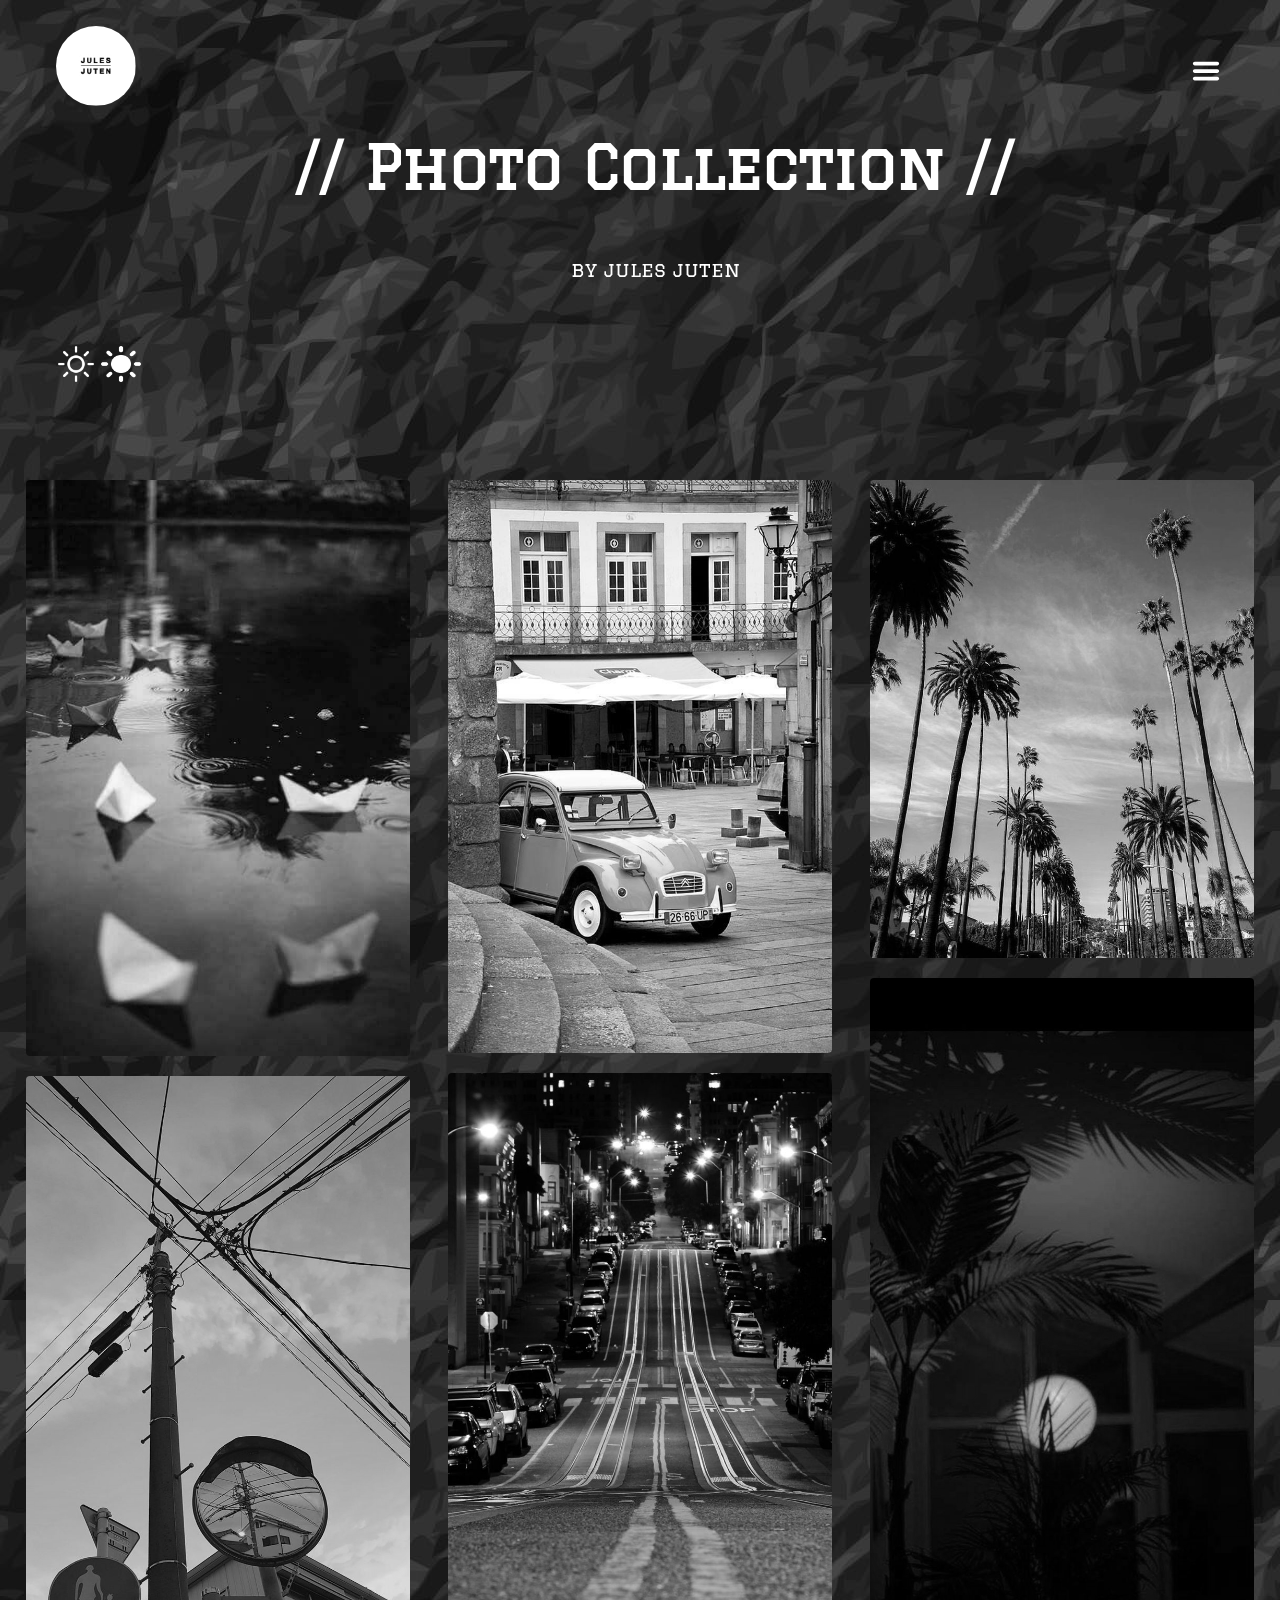
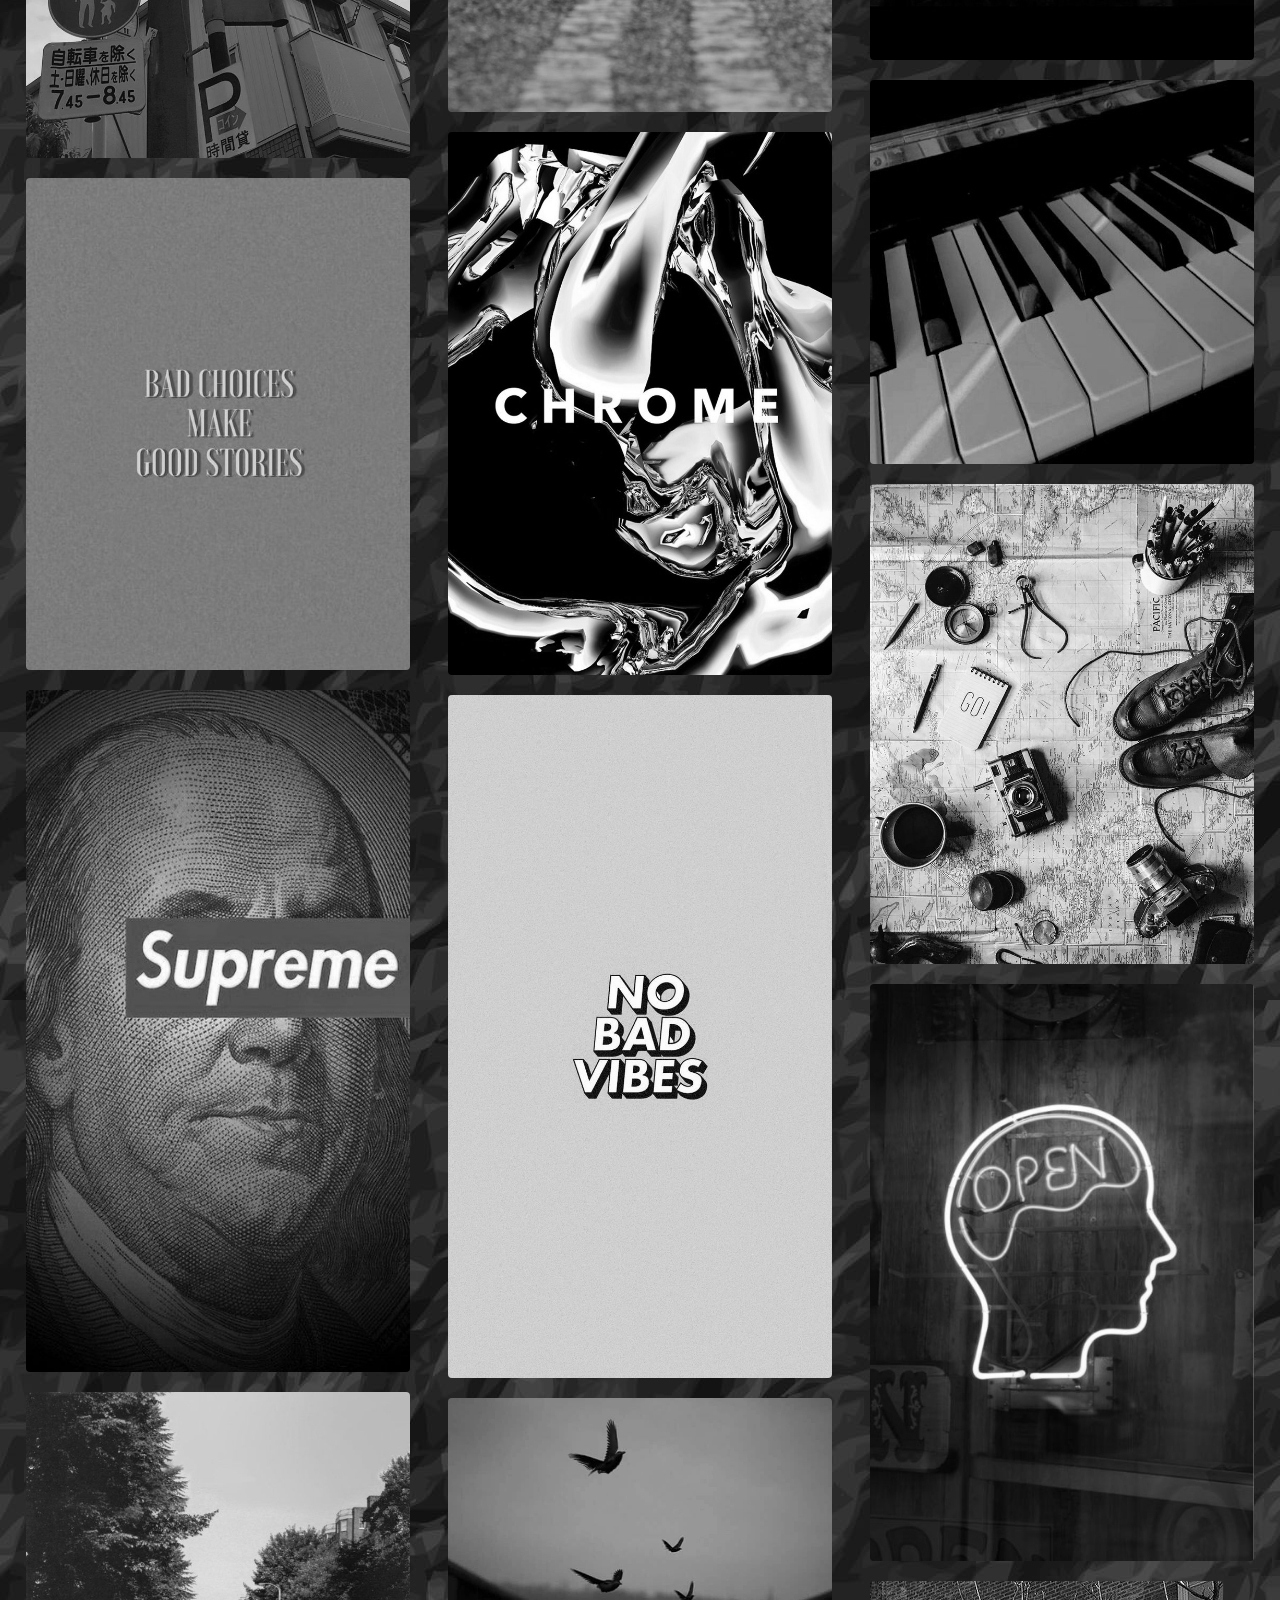
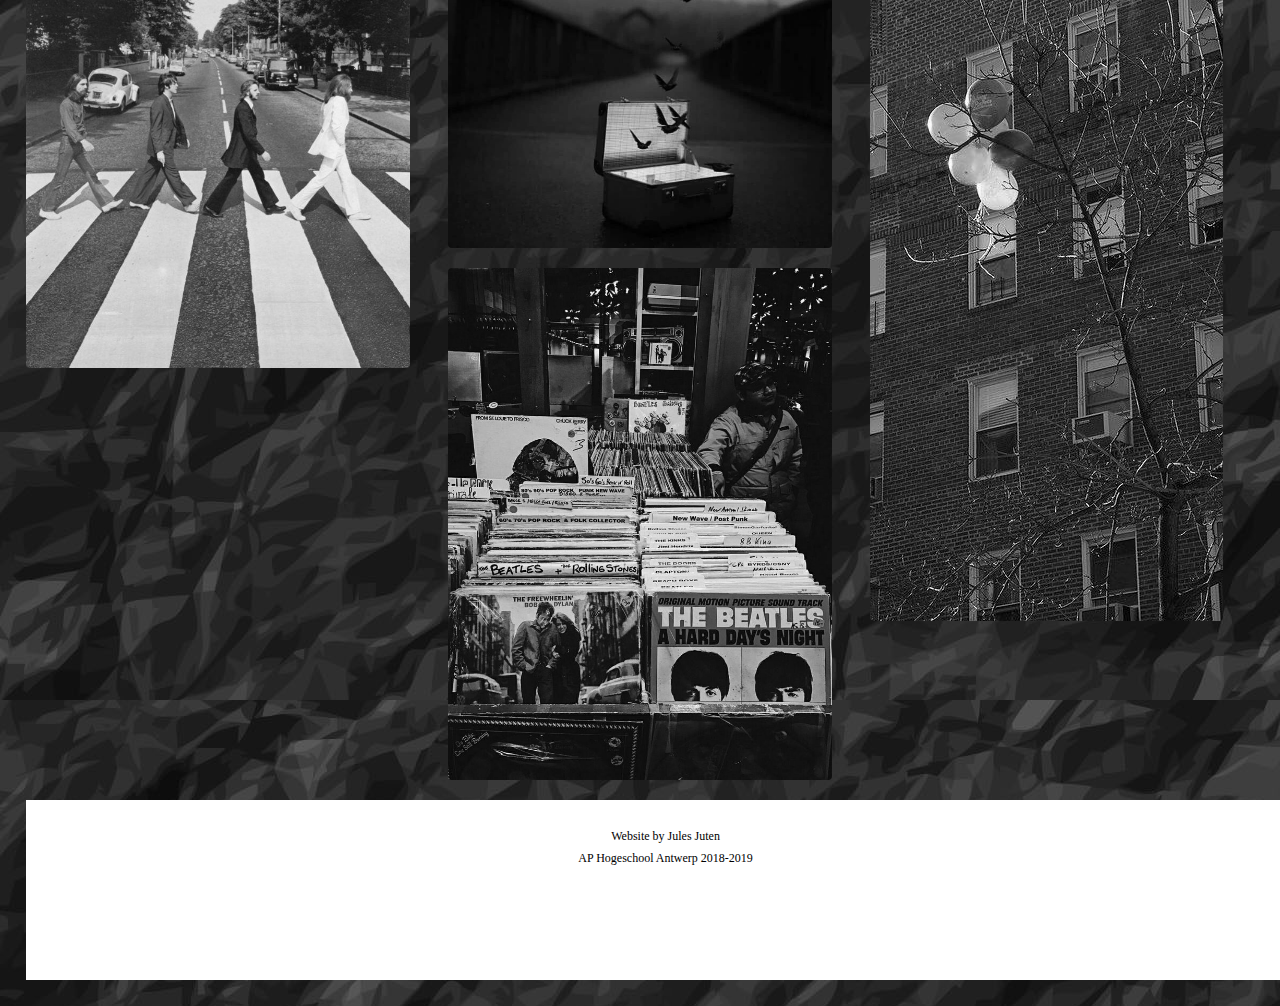
<file: index.html>
<!doctype html>
<html>
	<head>
		<title> // Photo Collection by Jules Juten // </title>
		<link rel="stylesheet" type="text/css" href="reset_plus.css">
		<link rel="stylesheet" type="text/css" href="stijl.css">
		<script src="script.js" defer></script>
		<link rel="stylesheet" type="text/css" id="switchcss" href="stijl-dark.css">
		<meta charset="utf-8">
		<link href="https://fonts.googleapis.com/css?family=Graduate|Staatliches" rel="stylesheet">
	</head>
	<body>
<header>
			<a href="index.html"><img src="afb/logoweb.jpg" alt="logo" id="logoweb"></a>
			<span> <h1>// Photo Collection //</h1> </span> <h2> by Jules Juten</h2>
			<a href="#" class="menu"><img src="afb/hamburger.svg"></a>
			<nav class="onzichtbaar">
			<a href="#">Home</a>
			<a href="aboutme.html">About me</a>
			</nav>
			<a href="#" class="dark"><img src="afb/off.png" alt=""></a>
			<a href="#" class="light"><img src="afb/on.png" alt=""></a>

		</header>

			<main>
				<div class="afbeeldingen">
					<img src="afb/afb1.jpg" alt="">
					<img src="afb/afb2.jpg" alt="">
					<img src="afb/afb3.jpg" alt="">
					<img src="afb/afb4.jpg" alt="">
					<img src="afb/afb5.jpg" alt="">
					<img src="afb/afb6.jpg" alt="">
					<img src="afb/afb7.jpg" alt="">
					<img src="afb/afb8.jpg" alt="">
					<img src="afb/afb9.jpg" alt="">
					<img src="afb/afb10.jpg" alt="">
					<img src="afb/afb11.jpg" alt="">
					<img src="afb/afb12.jpg" alt="">
					<img src="afb/afb13.jpg" alt="">
					<img src="afb/afb14.jpg" alt="">
					<img src="afb/afb15.jpg" alt="">
					<img src="afb/afb16.jpg" alt="">
					<img src="afb/afb17.jpg" alt="">
				</div>
			</main>
	</body>
	<footer>
		<p>Website by Jules Juten</p>
		<p>AP Hogeschool Antwerp 2018-2019</p>
	</footer>
</html>
</file>
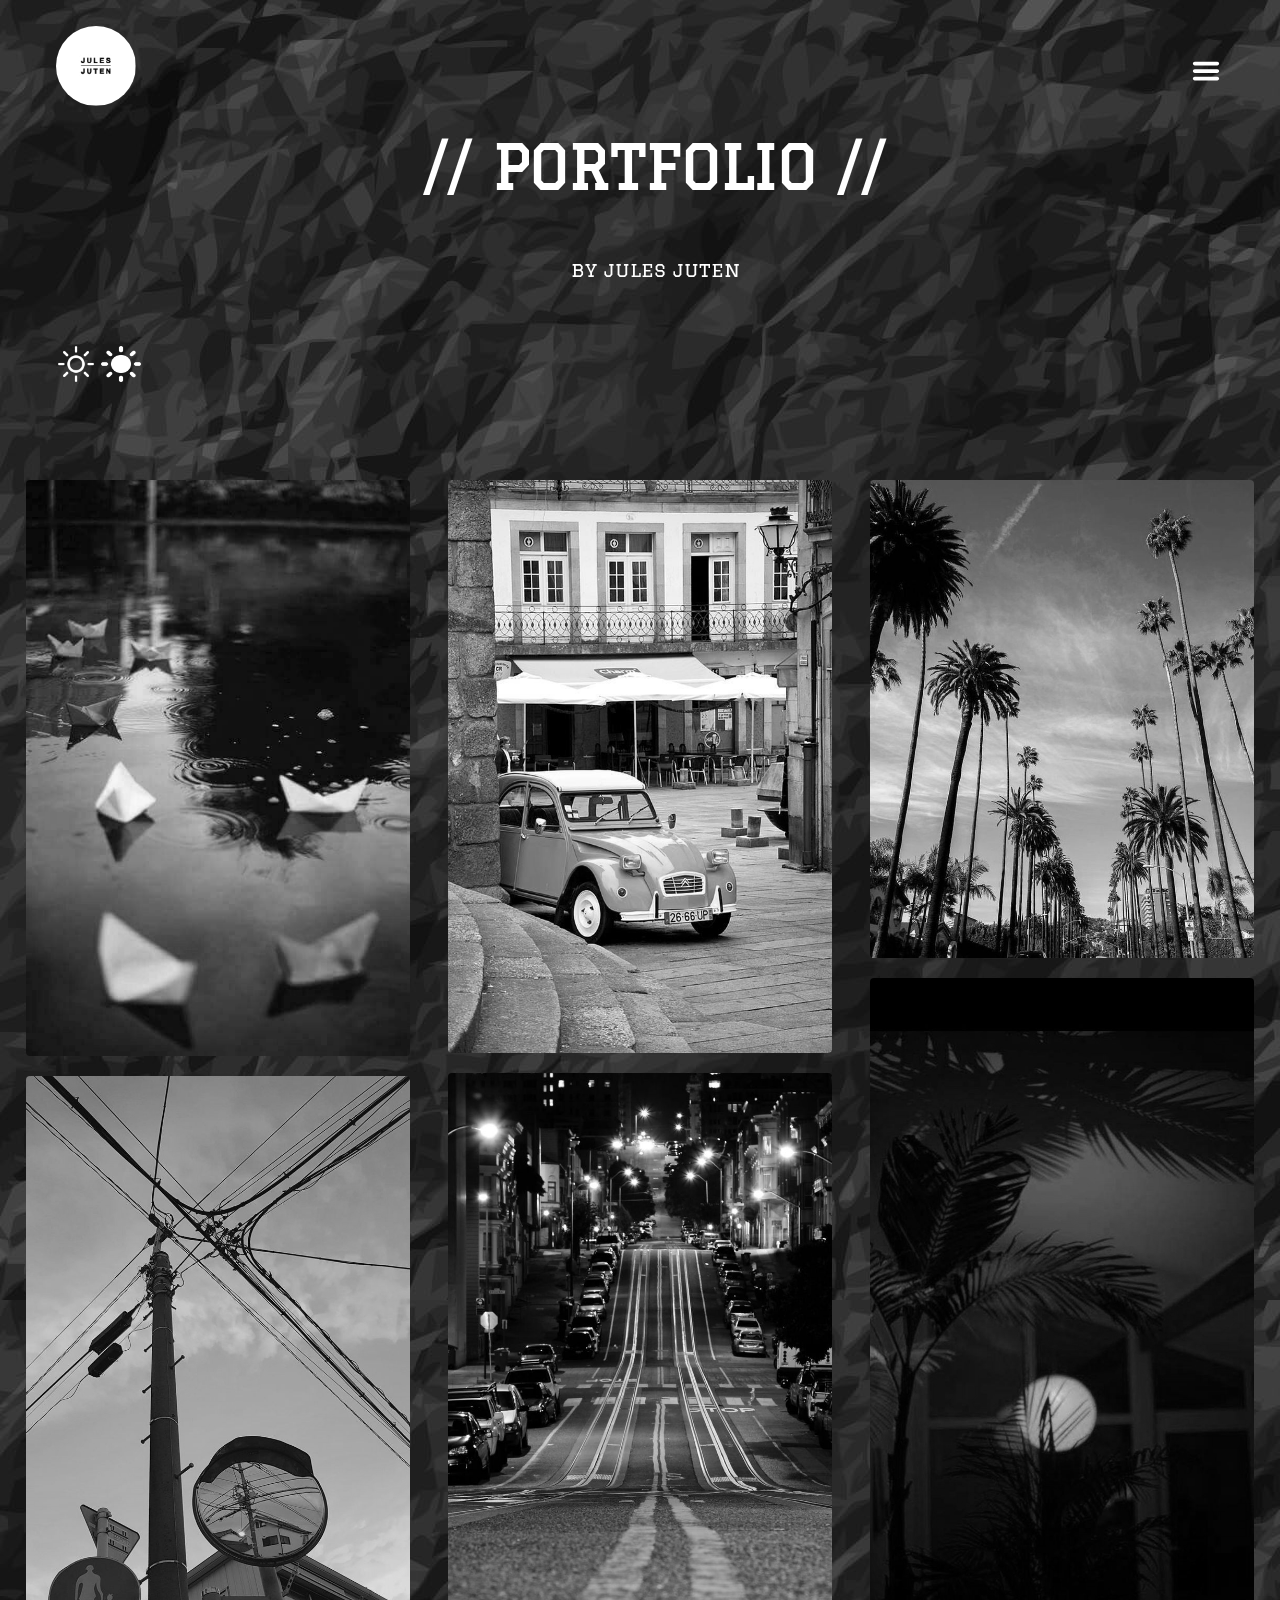
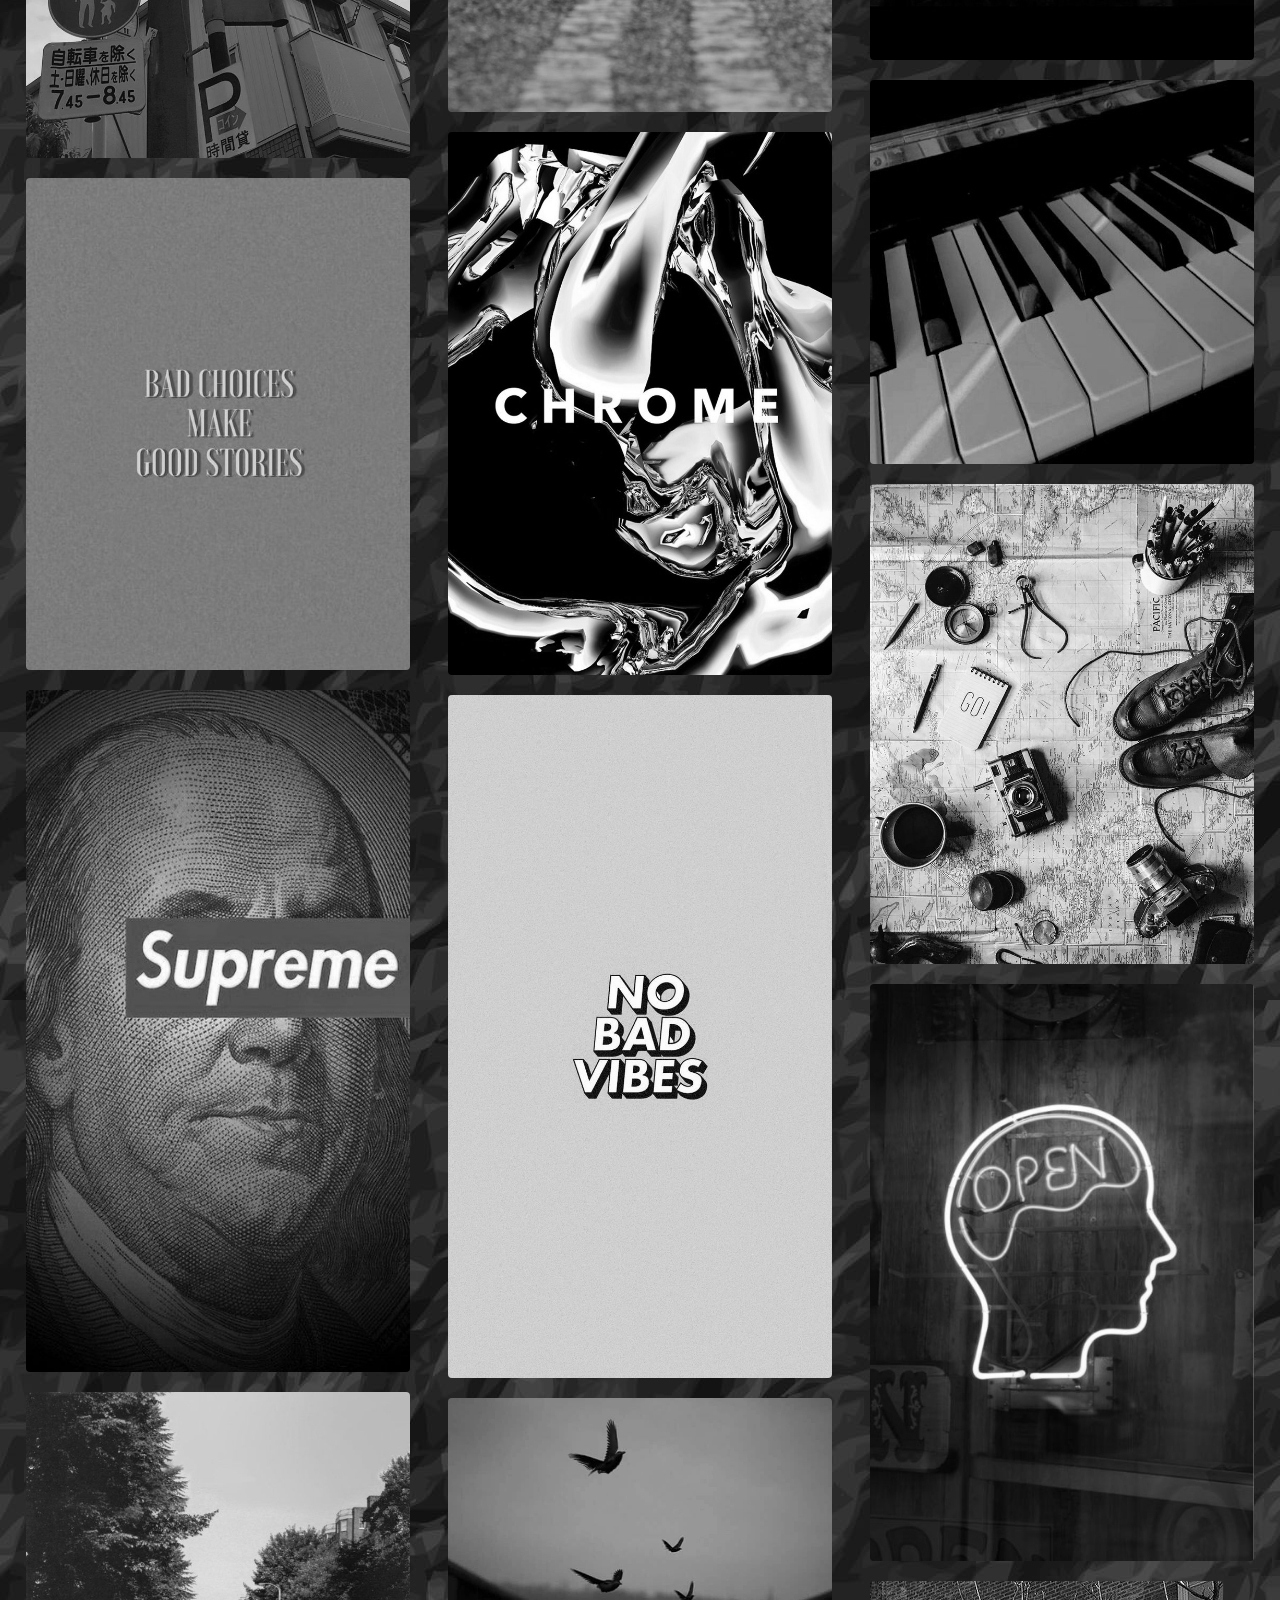
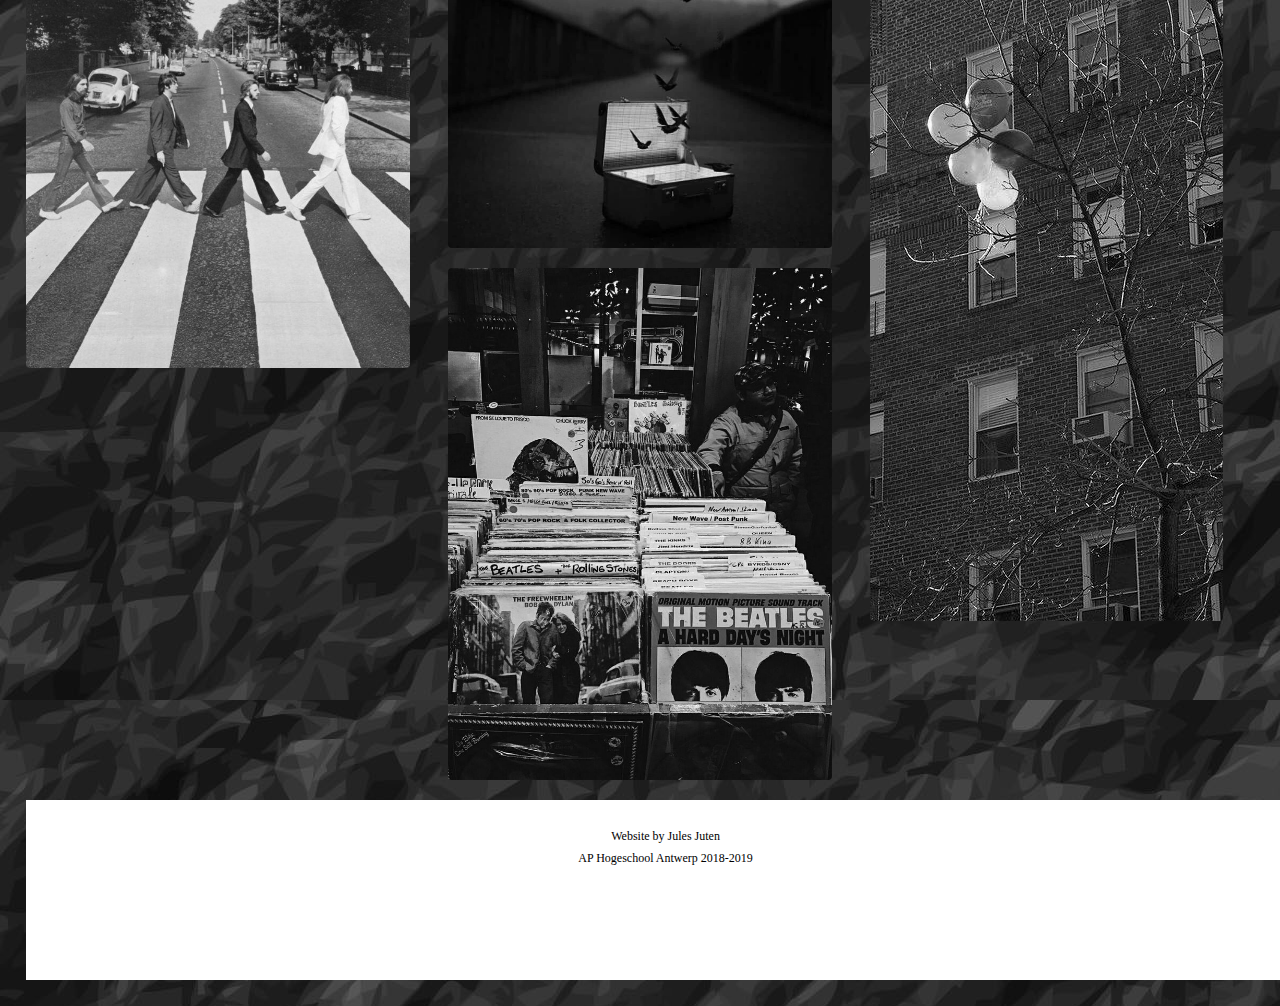
<file: IT2_JutenJ_OefeningWeek7/index.html>
<!doctype html>
<html>
	<head>
		<title> // Portfolio by Jules Juten // </title>
		<link rel="stylesheet" type="text/css" href="reset_plus.css">
		<link rel="stylesheet" type="text/css" href="stijl.css">
		<script src="script.js" defer></script>
		<link rel="stylesheet" type="text/css" id="switchcss" href="stijl-dark.css">
		<meta charset="utf-8">
		<link href="https://fonts.googleapis.com/css?family=Graduate|Staatliches" rel="stylesheet">
	</head>
	<body>
<header>
			<a href="index.html"><img src="afb/logoweb.jpg" alt="logo" id="logoweb"></a>
			<span> <h1>// PORTFOLIO //</h1> </span> <h2> by Jules Juten</h2>
			<a href="#" class="menu"><img src="afb/hamburger.svg"></a>
			<nav class="onzichtbaar">
			<a href="#">Home</a>
			<a href="aboutme.html">About me</a>
			</nav>
			<a href="#" class="dark"><img src="afb/off.png" alt=""></a>
			<a href="#" class="light"><img src="afb/on.png" alt=""></a>

		</header>

			<main>
				<div class="afbeeldingen">
					<img src="afb/afb1.jpg" alt="">
					<img src="afb/afb2.jpg" alt="">
					<img src="afb/afb3.jpg" alt="">
					<img src="afb/afb4.jpg" alt="">
					<img src="afb/afb5.jpg" alt="">
					<img src="afb/afb6.jpg" alt="">
					<img src="afb/afb7.jpg" alt="">
					<img src="afb/afb8.jpg" alt="">
					<img src="afb/afb9.jpg" alt="">
					<img src="afb/afb10.jpg" alt="">
					<img src="afb/afb11.jpg" alt="">
					<img src="afb/afb12.jpg" alt="">
					<img src="afb/afb13.jpg" alt="">
					<img src="afb/afb14.jpg" alt="">
					<img src="afb/afb15.jpg" alt="">
					<img src="afb/afb16.jpg" alt="">
					<img src="afb/afb17.jpg" alt="">
				</div>
			</main>
	</body>
	<footer>
		<p>Website by Jules Juten</p>
		<p>AP Hogeschool Antwerp 2018-2019</p>
	</footer>
</html>
</file>
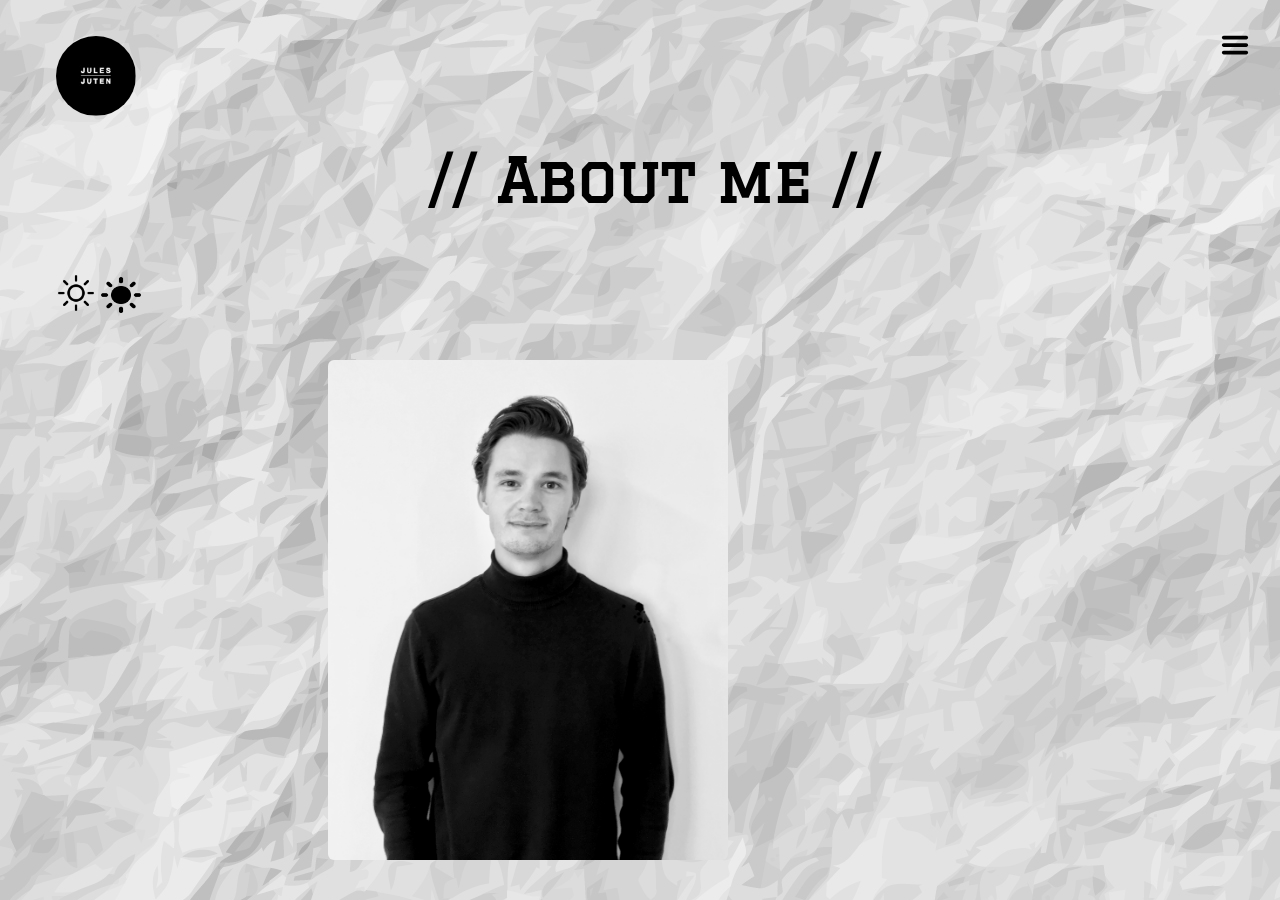
<file: aboutme.html>
<!doctype html>
<html>
	<head>
		<title> // Portfolio by Jules Juten // </title>
		<link rel="stylesheet" type="text/css" href="reset_plus.css">
		<link rel="stylesheet" type="text/css" href="aboutme.css">
		<script src="aboutme.js" defer></script>
		<meta charset="utf-8">
		<link href="https://fonts.googleapis.com/css?family=Graduate|Staatliches" rel="stylesheet">
	</head>
	<body>
<header>
			<a href="index.html">
      <img src="afb/logoweb.jpg" alt="logo" id="logoweb"></a>
			<h1>// About me //</h1>
			<a href="#" class="menu"><img src="afb/hamburger.svg"></a>
			<nav class="onzichtbaar">
			<a href="index.html">Home</a>
			<a href="#">About me</a>
			</nav>
			<a href="#" class="dark"><img src="afb/off.png" alt=""></a>
			<a href="#" class="light"><img src="afb/on.png" alt=""></a>
	</header>

			<main>
				<div class="container">
					<img src="afb/julesjutenlight.png" data-rug="afb/julesjutendark.png" alt="" class="image">
				  <div class="overlay">
				    <div class="text">
						<p>Hi there ! </p>
							Mijn naam is Jules Juten, ik ben een student grafisch en digitale media aan de AP Hogeschool Antwerpen. Welkom op mijn portfolio website in het kader Informatietechnologie 2.
						</div>
				  </div>
				</div>

			</main>
	</body>
</html>
</file>
<file: stijl.css>
body {
	font-family: helvetica;
	font-size: 1.65rem;
	margin: 5vw auto;
	background-image: url("afb/paperback.jpg");
	
}

footer{
	background-color: black;
	color: white;
	font-family:"American Typewriter";
	padding: 2rem;
	text-align:center;
	font-size: 1.2rem;
	height: 20vh;
	width: 100vw;
	margin-top: 2rem;
}

footer p {
	margin:1rem;
}
.afbeeldingen img {
	border-radius: .4rem;
	filter: grayscale(100%);
}


.afbeeldingen img:hover {
	filter: grayscale(0%);
}

#logoweb{
	width: 6rem;
	height: 6rem;
	border-radius: 50%;
	margin-top:2rem;
}


header img {
	height:3rem;
	width: 3rem;

}



main {
	column-count: 1;

}

.menu {
	position:fixed;
	top: 3rem;
	right: 3rem;
}


.menu img:hover{
transform: rotate(-90deg);
transition-delay: .2s;
}


.hamburger {
          position: relative;
          display: inline-block;
          width: 3rem;
          height: 3rem;
          margin-right: 0.5rem;
          margin-left: 1rem;
          border-top: 0.5rem solid #2c6333;
          border-bottom: 0.5rem solid #2c6333;
      }

      .hamburger:before {
          content: "";
          position: absolute;
          top: 0.7rem;
          left: 0px;
          width: 100%;
          border-top: 0.5rem solid #2c6333;
      }
nav {
	background-color: white;
	width: 25vw;
	height: 15vh;
	position: fixed;
	top: 0;
	right: 0;
	flex-direction: column;
	margin-top: 10vh;
	margin-left: auto;
	margin-right: 5vw;
	border: 2px solid black;
}

nav a {
	color: black;
	text-align: center;
	padding: 1rem;
	font-family: 'American Typewriter', cursive;
}

nav.onzichtbaar {
	display: none;
}

nav a:hover {
	color: white;
	background-color: black;
}

h1 {
	font-weight: 900;
	font-size: 4rem;
	font-family: 'Graduate', cursive;
	margin-bottom: 5vw;
	text-align: center;
}

.light{
	position: relative;
	left:4.5rem;
	bottom:6.8rem;
	}

	.light img {
		height: 3.6rem;
		width: 4rem;
	}

	.light img:hover{
	transform: rotate(-90deg);
	}


	.dark img{
		width: 4rem;
		height: 4rem;
	}

	.dark img:hover{
	transform: rotate(-90deg);
	}



h2 {
	font-size: 1.5rem;
	font-family: 'Graduate';
	margin-bottom: 5vw;
	text-align: center;
	text-transform: lowercase;
}

a {
	display: block;
	margin-bottom: 3rem;
	break-inside: avoid;
	/* https://developer.mozilla.org/en-US/docs/Web/CSS/break-inside */
	text-decoration: none;
	color: black;
}

h2 {
}

img {
	max-width: 100%;
	display: block;
	margin-bottom: 2rem;
}

@media (min-width: 600px) {

}
	main {
		column-count:2;
		column-gap: 2vw;
	}
	h1 {
		font-weight: 900;
		font-size: 6rem;
		font-family: 'Graduate', cursive;
		margin-bottom: 5vw;
		text-align: center;
	}

	h2 {
		font-size: 2rem;
		font-family: 'Graduate';
		margin-bottom: 5vw;
		text-align: center;
		text-transform: lowercase;
	}

	#logoweb{
		width: 8rem;
		height: 8rem;
		border-radius: 50%;
	}



@media (min-width: 900px) {
	main {
		column-count:3;
		column-gap: 3vw;
	}


	@media (min-width: 1050px) {

	}
</file>
<file: stijl-dark.css>
header{
	filter: invert(100%);
	margin-left:3rem;
}
body {
	background-image: url("afb/paperinvert.jpg");
	margin: 2vw ;
	overflow-x:hidden;

}

footer{
	background-color: white;
	color: black;
}

.menu {
	position:fixed;
	right: 2.3rem;
	width: 4rem;
	height: 4rem;
}




nav {
	background-color: white;
	color: black;
	width: 25vw;
	height: 17vh;
	position:fixed;
	top: 2;
	right: 0;
	flex-direction: column;
	margin-top: 2vh;
	margin-left: auto;
	margin-right: 5vw;
	border: 2px solid black;
}


nav a {
	color: black;
	font-family: 'American Typewriter', cursive;
}

nav a:hover {
  color: white;
	padding: 1rem;
	background-color: black;
}
</file>
<file: IT2_JutenJ_OefeningWeek7/stijl.css>
body {
	font-family: helvetica;
	font-size: 1.65rem;
	margin: 5vw auto;
	background-image: url("afb/paperback.jpg");
	
}

footer{
	background-color: black;
	color: white;
	font-family:"American Typewriter";
	padding: 2rem;
	text-align:center;
	font-size: 1.2rem;
	height: 20vh;
	width: 100vw;
	margin-top: 2rem;
}

footer p {
	margin:1rem;
}
.afbeeldingen img {
	border-radius: .4rem;
	filter: grayscale(100%);
}


.afbeeldingen img:hover {
	filter: grayscale(0%);
}

#logoweb{
	width: 6rem;
	height: 6rem;
	border-radius: 50%;
	margin-top:2rem;
}


header img {
	height:3rem;
	width: 3rem;

}



main {
	column-count: 1;

}

.menu {
	position:fixed;
	top: 3rem;
	right: 3rem;
}


.menu img:hover{
transform: rotate(-90deg);
transition-delay: .2s;
}


.hamburger {
          position: relative;
          display: inline-block;
          width: 3rem;
          height: 3rem;
          margin-right: 0.5rem;
          margin-left: 1rem;
          border-top: 0.5rem solid #2c6333;
          border-bottom: 0.5rem solid #2c6333;
      }

      .hamburger:before {
          content: "";
          position: absolute;
          top: 0.7rem;
          left: 0px;
          width: 100%;
          border-top: 0.5rem solid #2c6333;
      }
nav {
	background-color: white;
	width: 25vw;
	height: 15vh;
	position: fixed;
	top: 0;
	right: 0;
	flex-direction: column;
	margin-top: 10vh;
	margin-left: auto;
	margin-right: 5vw;
	border: 2px solid black;
}

nav a {
	color: black;
	text-align: center;
	padding: 1rem;
	font-family: 'American Typewriter', cursive;
}

nav.onzichtbaar {
	display: none;
}

nav a:hover {
	color: white;
	background-color: black;
}

h1 {
	font-weight: 900;
	font-size: 4rem;
	font-family: 'Graduate', cursive;
	margin-bottom: 5vw;
	text-align: center;
}

.light{
	position: relative;
	left:4.5rem;
	bottom:6.8rem;
	}

	.light img {
		height: 3.6rem;
		width: 4rem;
	}

	.light img:hover{
	transform: rotate(-90deg);
	}


	.dark img{
		width: 4rem;
		height: 4rem;
	}

	.dark img:hover{
	transform: rotate(-90deg);
	}



h2 {
	font-size: 1.5rem;
	font-family: 'Graduate';
	margin-bottom: 5vw;
	text-align: center;
	text-transform: lowercase;
}

a {
	display: block;
	margin-bottom: 3rem;
	break-inside: avoid;
	/* https://developer.mozilla.org/en-US/docs/Web/CSS/break-inside */
	text-decoration: none;
	color: black;
}

h2 {
}

img {
	max-width: 100%;
	display: block;
	margin-bottom: 2rem;
}

@media (min-width: 600px) {

}
	main {
		column-count:2;
		column-gap: 2vw;
	}
	h1 {
		font-weight: 900;
		font-size: 6rem;
		font-family: 'Graduate', cursive;
		margin-bottom: 5vw;
		text-align: center;
	}

	h2 {
		font-size: 2rem;
		font-family: 'Graduate';
		margin-bottom: 5vw;
		text-align: center;
		text-transform: lowercase;
	}

	#logoweb{
		width: 8rem;
		height: 8rem;
		border-radius: 50%;
	}



@media (min-width: 900px) {
	main {
		column-count:3;
		column-gap: 3vw;
	}


	@media (min-width: 1050px) {

	}
</file>
<file: IT2_JutenJ_OefeningWeek7/stijl-dark.css>
header{
	filter: invert(100%);
	margin-left:3rem;
}
body {
	background-image: url("afb/paperinvert.jpg");
	margin: 2vw ;
	overflow-x:hidden;

}

footer{
	background-color: white;
	color: black;
}

.menu {
	position:fixed;
	right: 2.3rem;
	width: 4rem;
	height: 4rem;
}




nav {
	background-color: white;
	color: black;
	width: 25vw;
	height: 17vh;
	position:fixed;
	top: 2;
	right: 0;
	flex-direction: column;
	margin-top: 2vh;
	margin-left: auto;
	margin-right: 5vw;
	border: 2px solid black;
}


nav a {
	color: black;
	font-family: 'American Typewriter', cursive;
}

nav a:hover {
  color: white;
	padding: 1rem;
	background-color: black;
}
</file>
<file: aboutme.css>
body {
	font-size: 1.65rem;
  background-image: url("afb/paperback.jpg");
	margin: 2vw ;
	overflow-x:hidden;
}

header{
	margin-left: 3rem;
	margin-top: -1rem;

}

img{
	border-radius: .4rem;
}
header img {
	height:3rem;
	width: 3rem;
}


#logoweb{
	width: 6rem;
	height: 6rem;
	border-radius: 50%;
	margin-top: 2rem;
}


main img {
  height: 100%;
  width: 100%;

}
.light{
	position: relative;
	left:4.5rem;
	bottom:7rem;
	}

	.light img {
		height: 3.6rem;
		width: 4rem;
	}

	.dark img{
		width: 4rem;
		height: 4rem;
	}
.container {
position: absolute;
left: 10vw;
top: 40vh;
}

.image {
  width: 100%;
  height: 50rem;
  width: 40rem;
  border-radius: .6rem;

}

.overlay {
  position: absolute;
  bottom: 100%;
  left: 0;
  right: 0;
  background-color: black;
  overflow: hidden;
  width: 40rem;
  height:0;
  transition: .6s ease;
  border-radius: .6rem;

}

.text{
  font-size: 2rem;
  color: white;
  padding: 5rem;
  text-align: center;
  font-family: 'American Typewriter';
  font-weight: lighter;
  line-height: 4rem;
}

.container:hover .overlay {
  bottom: 0;
  height: 100%;
}

.menu {
	position: fixed;
	top: 3rem;
	right: 3rem;
}


.hamburger {
          position: relative;
          display: inline-block;
          width: 3rem;
          height: 3rem;
          margin-top: 1rem;
          margin-right: 0.5rem;
          margin-left: 1rem;
          border-top: 0.5rem solid #2c6333;
          border-bottom: 0.5rem solid #2c6333;
      }

      .hamburger:before {
          content: "";
          position: absolute;
          top: 0.7rem;
          left: 0px;
          width: 100%;
          border-top: 0.5rem solid #2c6333;
      }
nav {
  background-color: white;
	width: 25vw;
	height: 17vh;
	color: black;
	position: fixed;
	top: 0rem;
	right: 0;
	padding: 1rem;
	flex-direction: column;
	margin-top: 10vh;
	margin-left: auto;
	margin-right: 5vw;
	border: 2px solid black;
	padding: 1rem;



}

nav a {
	color: black;
	font-family: 'American Typewriter', cursive;
}

nav.onzichtbaar {
	display: none;
}
nav a:hover {
  color: white;
	padding: 1rem;
	background-color: black;
}

h1 {
	font-weight: 900;
	font-size: 4rem;
	font-family: 'Graduate', cursive;
	margin-bottom: 5vw;
	text-align: center;
}

h2 {
	font-size: 1.5rem;
	font-family: 'Graduate';
	margin-bottom: 5vw;
	text-align: center;
	text-transform: lowercase;

}
a {
	display: block;
	margin-bottom: 3rem;
	break-inside: avoid;
	/* https://developer.mozilla.org/en-US/docs/Web/CSS/break-inside */
	text-decoration: none;
	color: black;
}

@media (min-width: 700px) {
	.container {
		position: absolute;
		margin-left: 20rem;
	}

	h1 {
		font-weight: 900;
		font-size: 6rem;
		font-family: 'Graduate', cursive;
		margin-bottom: 5vw;
		text-align: center;
	}

	h2 {
		font-size: 2rem;
		font-family: 'Graduate';
		margin-bottom: 5vw;
		text-align: center;
		text-transform: lowercase;
	}

	#logoweb{
		width: 8rem;
		height: 8rem;
		border-radius: 50%;
		margin-top: 2rem;
	}
</file>
